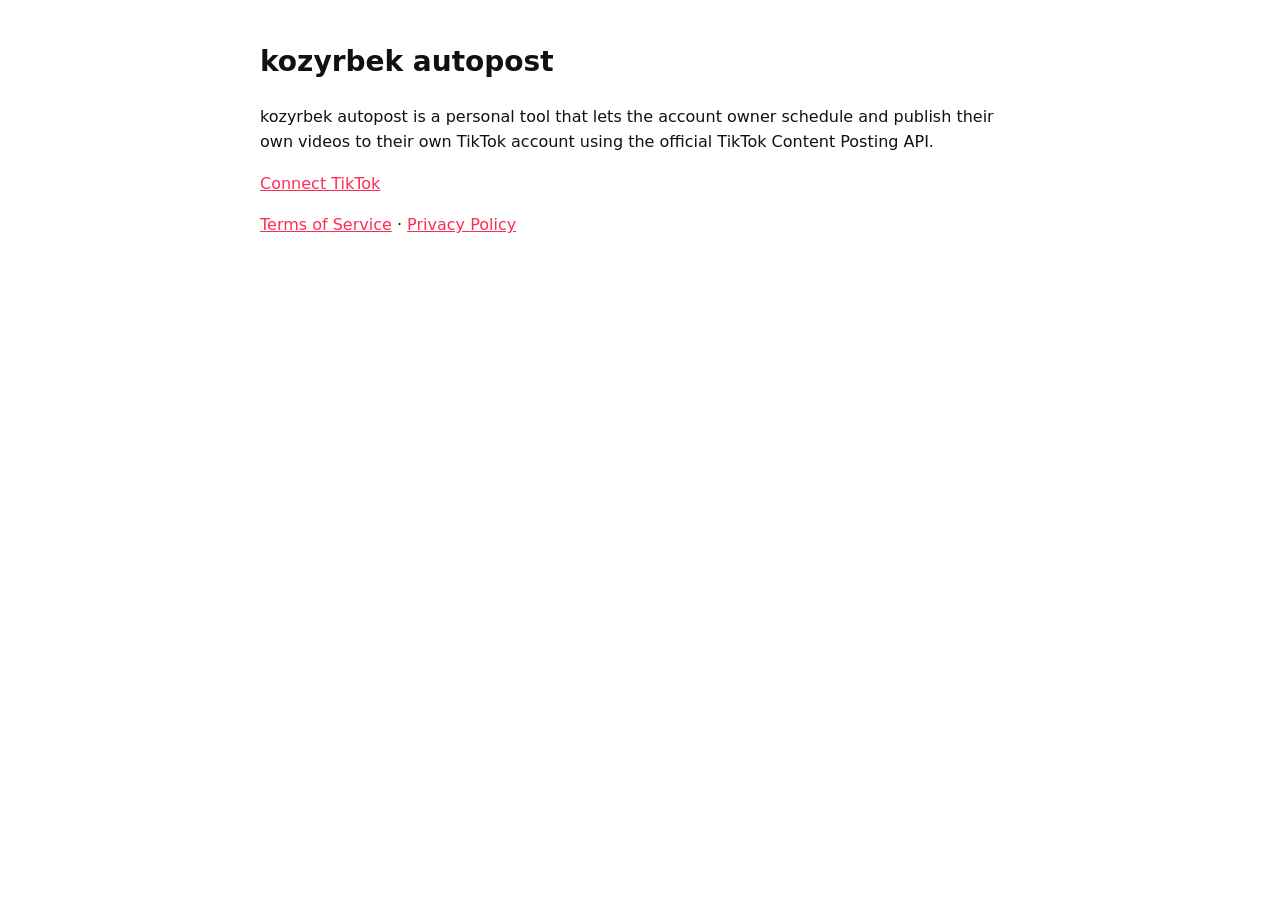
<file: docs/index.html>
<!doctype html><html lang="en"><head><meta charset="utf-8"><meta name="viewport" content="width=device-width,initial-scale=1">
<title>kozyrbek autopost</title><link rel="stylesheet" href="style.css"></head><body>
<h1>kozyrbek autopost</h1>
<p>kozyrbek autopost is a personal tool that lets the account owner schedule and publish their own videos to their own TikTok account using the official TikTok Content Posting API.</p>
<p><a class="btn" href="connect.html">Connect TikTok</a></p>
<p><a href="terms.html">Terms of Service</a> · <a href="privacy.html">Privacy Policy</a></p>
</body></html>
</file>
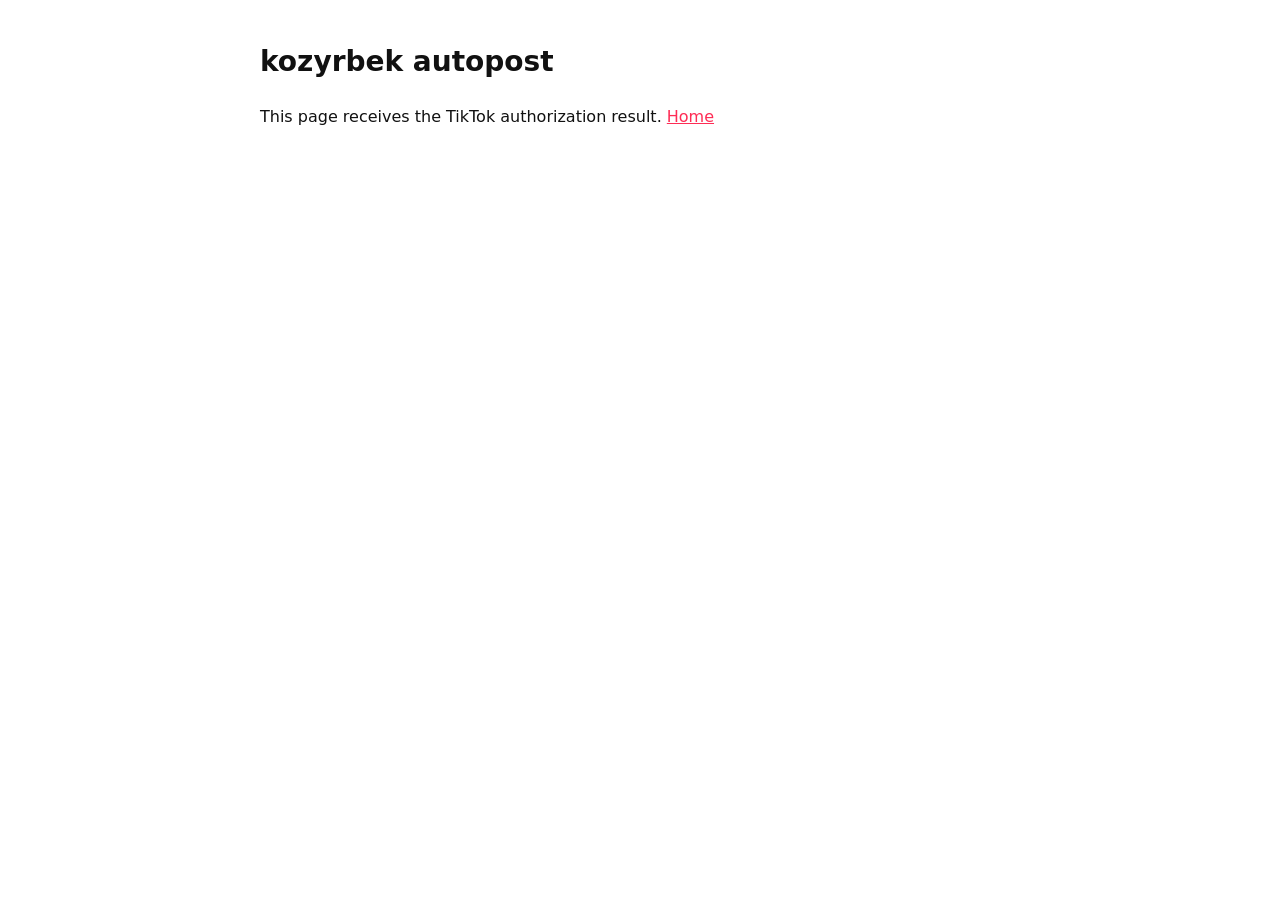
<file: docs/callback.html>
<!doctype html><html lang="en"><head><meta charset="utf-8"><meta name="viewport" content="width=device-width,initial-scale=1">
<title>TikTok connected</title><link rel="stylesheet" href="style.css">
<style>#code{width:100%;font-family:monospace;font-size:14px;padding:10px;box-sizing:border-box}button{margin-top:10px;padding:10px 18px;background:#fe2c55;color:#fff;border:0;border-radius:6px;font-size:16px;cursor:pointer}</style>
</head><body>
<h1>kozyrbek autopost</h1>
<div id="ok" hidden>
<p>✅ TikTok account authorized. Copy the authorization code below to finish connecting:</p>
<textarea id="code" rows="3" readonly></textarea>
<button id="copy">Copy code</button> <span id="copied"></span>
</div>
<div id="err" hidden><p>❌ Authorization failed: <span id="msg"></span></p></div>
<div id="none"><p>This page receives the TikTok authorization result. <a href="index.html">Home</a></p></div>
<script>
const q=new URLSearchParams(location.search);
const code=q.get('code'),err=q.get('error');
if(code){document.getElementById('none').hidden=true;document.getElementById('ok').hidden=false;document.getElementById('code').value=code;}
else if(err){document.getElementById('none').hidden=true;document.getElementById('err').hidden=false;document.getElementById('msg').textContent=err+' '+(q.get('error_description')||'');}
document.getElementById('copy').onclick=()=>{const t=document.getElementById('code');t.select();
try{navigator.clipboard.writeText(t.value).then(()=>{document.getElementById('copied').textContent='Copied!'})}catch(e){document.execCommand('copy');document.getElementById('copied').textContent='Copied!'}};
</script>
</body></html>
</file>
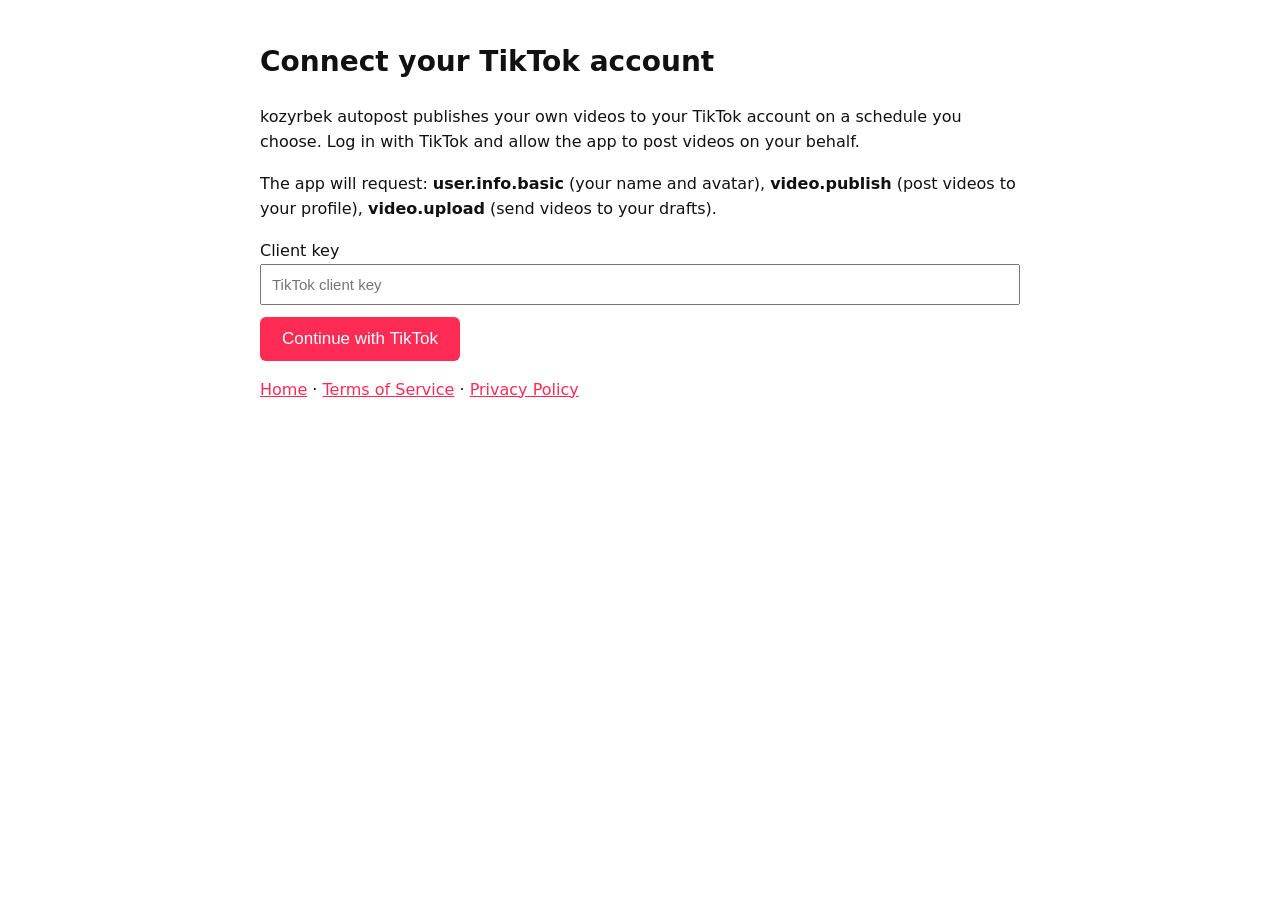
<file: docs/connect.html>
<!doctype html><html lang="en"><head><meta charset="utf-8"><meta name="viewport" content="width=device-width,initial-scale=1">
<title>Connect TikTok</title><link rel="stylesheet" href="style.css">
<style>.btn{display:inline-block;margin-top:12px;padding:12px 22px;background:#fe2c55;color:#fff;border:0;border-radius:6px;font-size:17px;cursor:pointer;text-decoration:none}input{width:100%;padding:10px;font-size:15px;box-sizing:border-box}</style>
</head><body>
<h1>Connect your TikTok account</h1>
<p>kozyrbek autopost publishes your own videos to your TikTok account on a schedule you choose. Log in with TikTok and allow the app to post videos on your behalf.</p>
<p>The app will request: <b>user.info.basic</b> (your name and avatar), <b>video.publish</b> (post videos to your profile), <b>video.upload</b> (send videos to your drafts).</p>
<div id="keybox" hidden><label>Client key<br><input id="key" placeholder="TikTok client key"></label></div>
<button class="btn" id="go">Continue with TikTok</button>
<p><a href="index.html">Home</a> · <a href="terms.html">Terms of Service</a> · <a href="privacy.html">Privacy Policy</a></p>
<script>
const CLIENT_KEY = ""; // public TikTok client key
const REDIRECT = "https://oumountoumov-afk.github.io/autopost/callback.html";
const keyInput = document.getElementById('key');
let saved=""; try{saved=localStorage.getItem('ck')||""}catch(e){}
if(!CLIENT_KEY){document.getElementById('keybox').hidden=false;keyInput.value=saved;}
document.getElementById('go').onclick=()=>{
  const key=CLIENT_KEY||keyInput.value.trim(); if(!key){alert('Enter client key');return;}
  try{localStorage.setItem('ck',key)}catch(e){}
  const state=Math.random().toString(36).slice(2);
  const u=new URL('https://www.tiktok.com/v2/auth/authorize/');
  u.search=new URLSearchParams({client_key:key,scope:'user.info.basic,video.publish,video.upload',response_type:'code',redirect_uri:REDIRECT,state}).toString();
  location.href=u.toString();
};
</script>
</body></html>
</file>
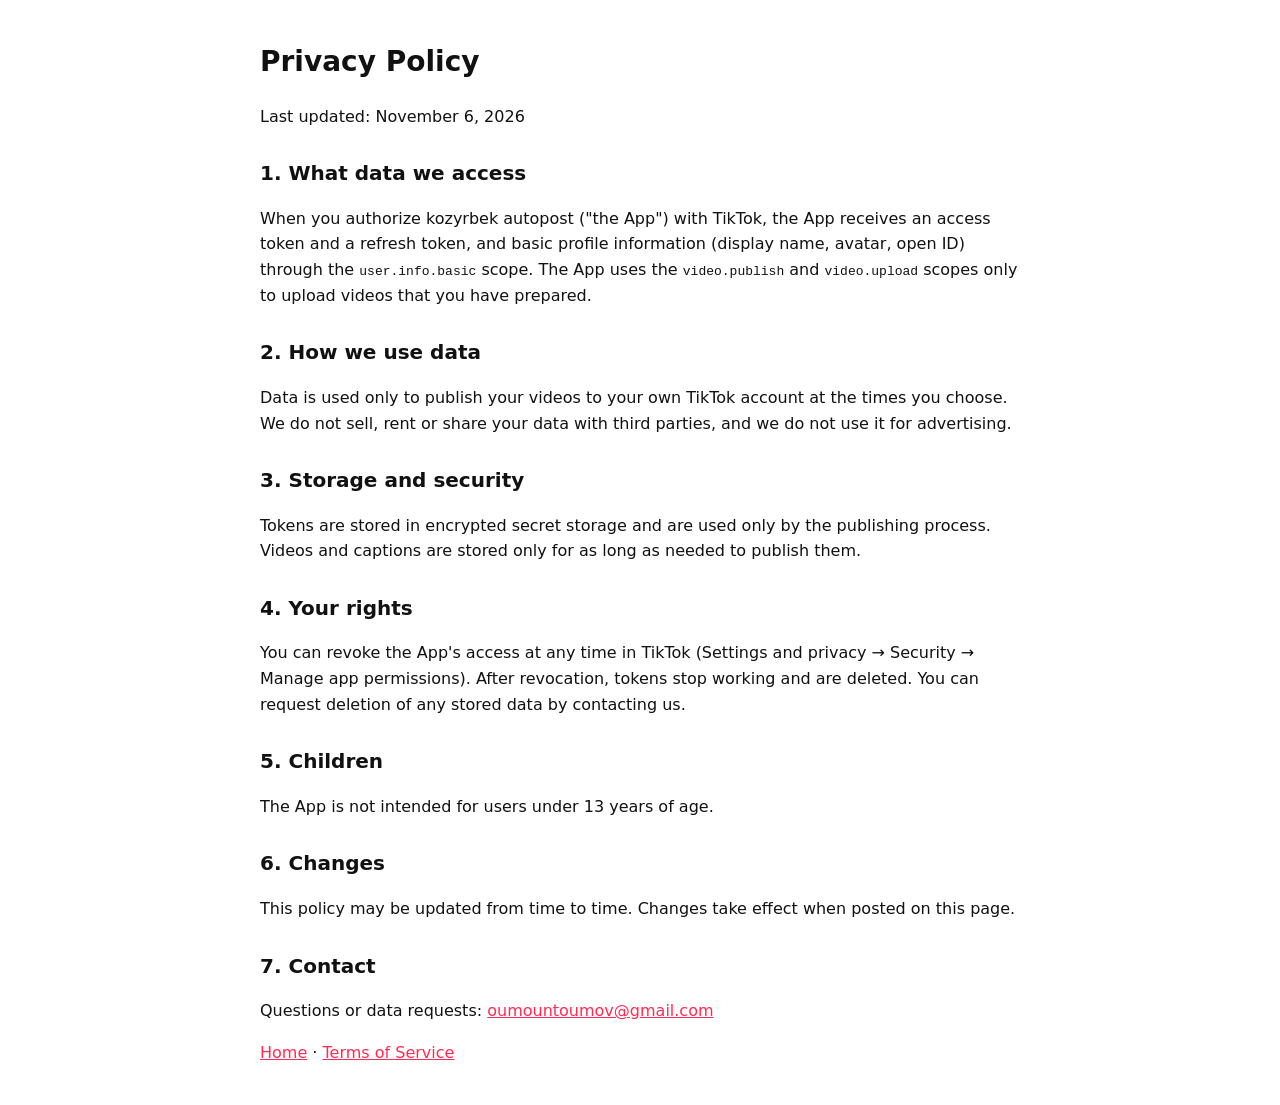
<file: docs/privacy.html>
<!doctype html><html lang="en"><head><meta charset="utf-8"><meta name="viewport" content="width=device-width,initial-scale=1">
<title>Privacy Policy</title><link rel="stylesheet" href="style.css"></head><body>
<h1>Privacy Policy</h1>
<p>Last updated: November 6, 2026</p>
<h2>1. What data we access</h2>
<p>When you authorize kozyrbek autopost ("the App") with TikTok, the App receives an access token and a refresh token, and basic profile information (display name, avatar, open ID) through the <code>user.info.basic</code> scope. The App uses the <code>video.publish</code> and <code>video.upload</code> scopes only to upload videos that you have prepared.</p>
<h2>2. How we use data</h2>
<p>Data is used only to publish your videos to your own TikTok account at the times you choose. We do not sell, rent or share your data with third parties, and we do not use it for advertising.</p>
<h2>3. Storage and security</h2>
<p>Tokens are stored in encrypted secret storage and are used only by the publishing process. Videos and captions are stored only for as long as needed to publish them.</p>
<h2>4. Your rights</h2>
<p>You can revoke the App's access at any time in TikTok (Settings and privacy → Security → Manage app permissions). After revocation, tokens stop working and are deleted. You can request deletion of any stored data by contacting us.</p>
<h2>5. Children</h2>
<p>The App is not intended for users under 13 years of age.</p>
<h2>6. Changes</h2>
<p>This policy may be updated from time to time. Changes take effect when posted on this page.</p>
<h2>7. Contact</h2>
<p>Questions or data requests: <a href="mailto:oumountoumov@gmail.com">oumountoumov@gmail.com</a></p>
<p><a href="index.html">Home</a> · <a href="terms.html">Terms of Service</a></p>
</body></html>
</file>
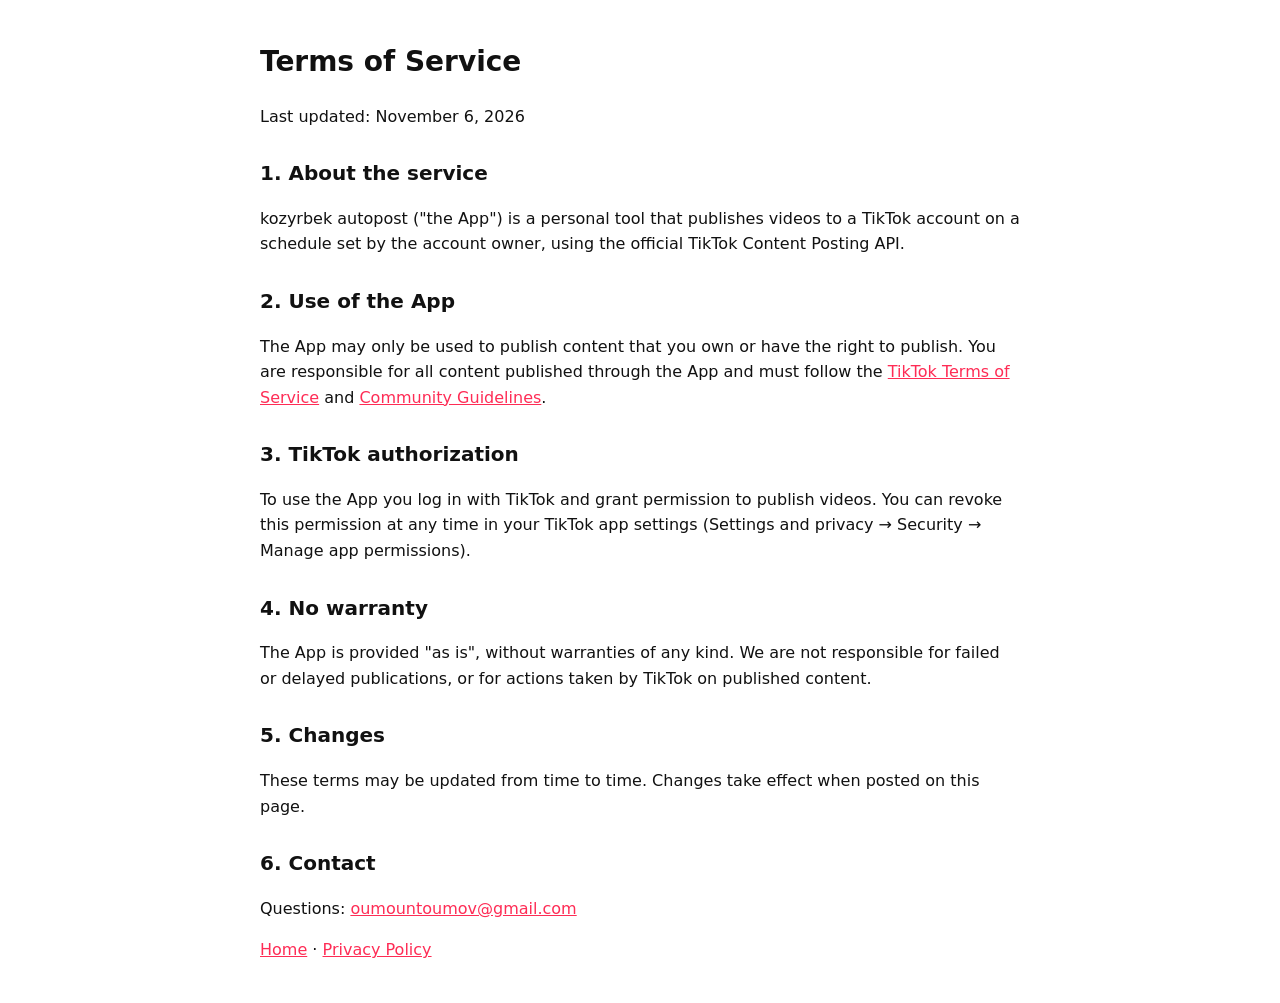
<file: docs/terms.html>
<!doctype html><html lang="en"><head><meta charset="utf-8"><meta name="viewport" content="width=device-width,initial-scale=1">
<title>Terms of Service</title><link rel="stylesheet" href="style.css"></head><body>
<h1>Terms of Service</h1>
<p>Last updated: November 6, 2026</p>
<h2>1. About the service</h2>
<p>kozyrbek autopost ("the App") is a personal tool that publishes videos to a TikTok account on a schedule set by the account owner, using the official TikTok Content Posting API.</p>
<h2>2. Use of the App</h2>
<p>The App may only be used to publish content that you own or have the right to publish. You are responsible for all content published through the App and must follow the <a href="https://www.tiktok.com/legal/terms-of-service">TikTok Terms of Service</a> and <a href="https://www.tiktok.com/community-guidelines">Community Guidelines</a>.</p>
<h2>3. TikTok authorization</h2>
<p>To use the App you log in with TikTok and grant permission to publish videos. You can revoke this permission at any time in your TikTok app settings (Settings and privacy → Security → Manage app permissions).</p>
<h2>4. No warranty</h2>
<p>The App is provided "as is", without warranties of any kind. We are not responsible for failed or delayed publications, or for actions taken by TikTok on published content.</p>
<h2>5. Changes</h2>
<p>These terms may be updated from time to time. Changes take effect when posted on this page.</p>
<h2>6. Contact</h2>
<p>Questions: <a href="mailto:oumountoumov@gmail.com">oumountoumov@gmail.com</a></p>
<p><a href="index.html">Home</a> · <a href="privacy.html">Privacy Policy</a></p>
</body></html>
</file>
<file: docs/style.css>
body{font-family:system-ui,sans-serif;max-width:760px;margin:40px auto;padding:0 16px;line-height:1.6;color:#111;background:#fff}
h1{font-size:28px}h2{font-size:20px;margin-top:28px}a{color:#fe2c55}
</file>
